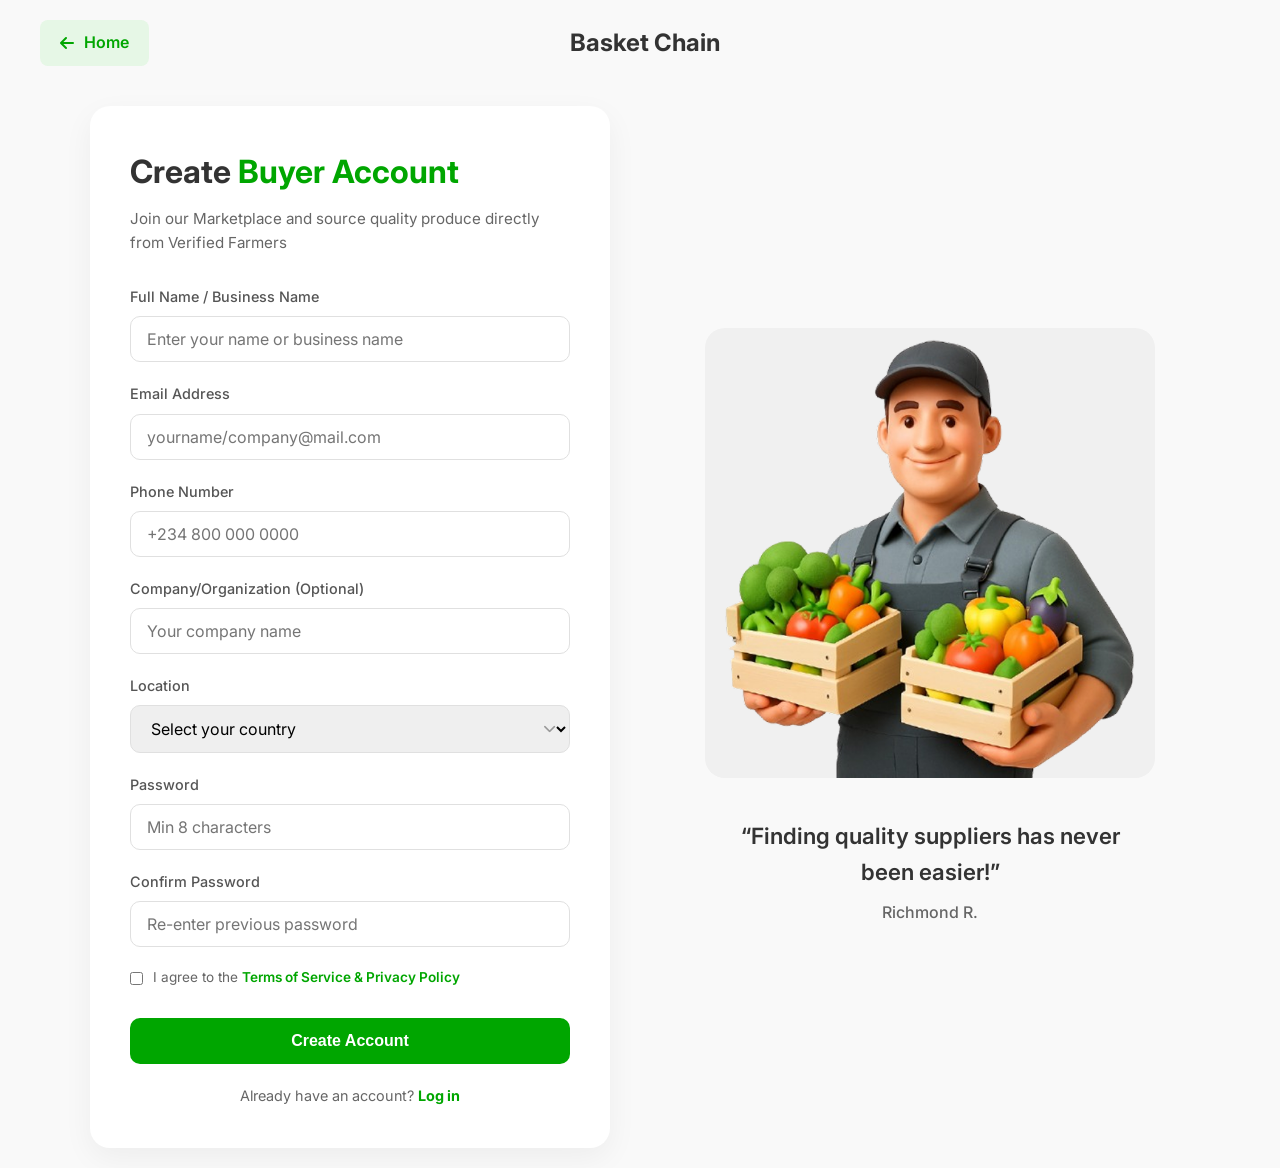
<file: BASKET CHAIN SOURCE DATA/agro-landing-page/assets/agro-signup-page/index.html>
<!DOCTYPE html>
<html lang="en">
<head>
    <meta charset="UTF-8">
    <meta name="viewport" content="width=device-width, initial-scale=1.0">
    <title>Create Buyer Account | Basket Chain</title>
    <link rel="stylesheet" href="style.css">
    <!-- Google Fonts -->
    <link href="https://fonts.googleapis.com/css2?family=Inter:wght@400;500;600;700&display=swap" rel="stylesheet">
    <!-- Font Awesome -->
    <link rel="stylesheet" href="https://cdnjs.cloudflare.com/ajax/libs/font-awesome/6.0.0/css/all.min.css">
</head>
<body>
    <div class="page-wrapper">
        <!-- Header -->
        <header class="header">
            <a href="c:\Users\Owner\Desktop\BASKET CHAIN SOURCE DATA\agro-landing-page\index.html" class="btn-home">
                <i class="fas fa-arrow-left"></i> Home
            </a>
            <div class="brand-name">Basket Chain</div>
            <div class="header-spacer"></div>
        </header>

        <main class="main-content">
            <div class="container">
                <!-- Left Side: Form -->
                <div class="form-section">
                    <div class="form-card">
                        <h1>Create <span>Buyer Account</span></h1>
                        <p class="subtitle">Join our Marketplace and source quality produce directly from Verified Farmers</p>

                        <form id="signupForm">
                            <div class="form-group">
                                <label for="fullName">Full Name / Business Name</label>
                                <input type="text" id="fullName" placeholder="Enter your name or business name" required>
                            </div>

                            <div class="form-group">
                                <label for="email">Email Address</label>
                                <input type="email" id="email" placeholder="yourname/company@mail.com" required>
                            </div>

                            <div class="form-group">
                                <label for="phone">Phone Number</label>
                                <input type="tel" id="phone" placeholder="+234 800 000 0000" required>
                            </div>

                            <div class="form-group">
                                <label for="company">Company/Organization (Optional)</label>
                                <input type="text" id="company" placeholder="Your company name">
                            </div>

                            <div class="form-group">
                                <label for="location">Location</label>
                                <div class="select-wrapper">
                                    <select id="location" required>
                                        <option value="" disabled selected>Select your country</option>
                                        <option value="nigeria">Nigeria</option>
                                        <option value="ghana">Ghana</option>
                                        <option value="kenya">Kenya</option>
                                        <option value="south-africa">South Africa</option>
                                    </select>
                                </div>
                            </div>

                            <div class="form-group">
                                <label for="password">Password</label>
                                <input type="password" id="password" placeholder="Min 8 characters" required minlength="8">
                            </div>

                            <div class="form-group">
                                <label for="confirmPassword">Confirm Password</label>
                                <input type="password" id="confirmPassword" placeholder="Re-enter previous password" required>
                            </div>

                            <div class="form-checkbox">
                                <input type="checkbox" id="terms" required>
                                <label for="terms">I agree to the <span>Terms of Service & Privacy Policy</span></label>
                            </div>

                            <button type="submit" class="btn-submit">Create Account</button>

                            <p class="login-link">Already have an account? <a href="c:\Users\Owner\Desktop\BASKET CHAIN SOURCE DATA\agro-landing-page\assets\agro-signup-page\agro-login-page\index.html">Log in</a></p>
                        </form>
                    </div>
                </div>

                <!-- Right Side: Image & Testimonial -->
                <div class="visual-section">
                    <div class="image-container">
                        <div class="img-placeholder">
                            <img src="./assets/images/image-removebg-preview 1.png" alt="#dashboard-image" style="width: 100%; height: 100%;">
                        </div>
                    </div>
                    <div class="testimonial">
                        <blockquote>“Finding quality suppliers has never been easier!”</blockquote>
                        <cite>Richmond R.</cite>
                    </div>
                </div>
            </div>
        </main>
    </div>

    <!-- Success Modal -->
    <div id="successModal" class="modal">
        <div class="modal-content">
            <i class="fas fa-check-circle"></i>
            <h2>Account Created!</h2>
            <p>Welcome to Basket Chain. Your buyer account has been successfully created.</p>
            <button id="closeModal">Continue to Dashboard</button>
        </div>
    </div>

    <script src="script.js"></script>
</body>
</html>
</file>
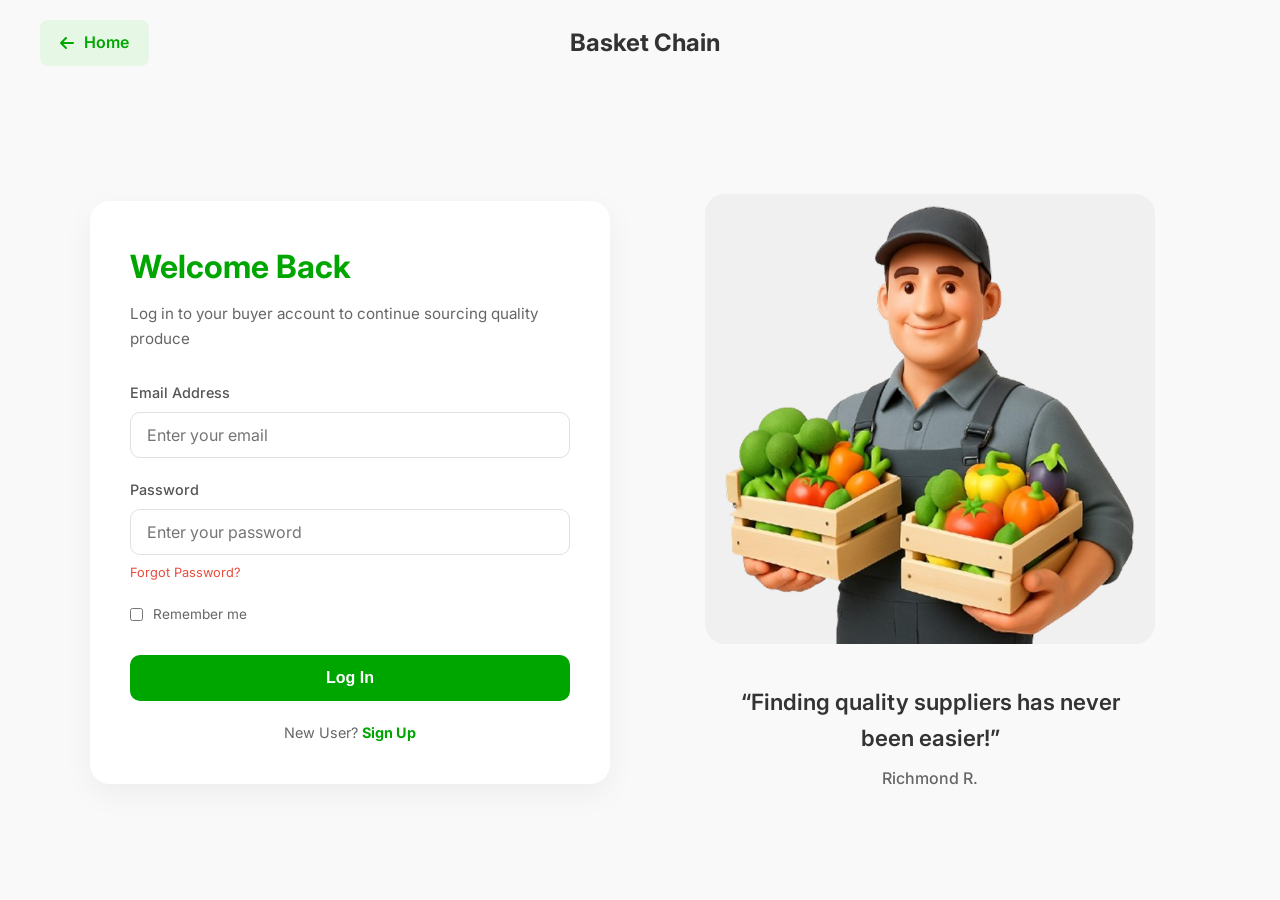
<file: BASKET CHAIN SOURCE DATA/agro-landing-page/assets/agro-signup-page/agro-login-page/index.html>
<!DOCTYPE html>
<html lang="en">
<head>
    <meta charset="UTF-8">
    <meta name="viewport" content="width=device-width, initial-scale=1.0">
    <title>Login | Basket Chain</title>
    <link rel="stylesheet" href="style.css">
    <!-- Google Fonts -->
    <link href="https://fonts.googleapis.com/css2?family=Inter:wght@400;500;600;700&display=swap" rel="stylesheet">
    <!-- Font Awesome -->
    <link rel="stylesheet" href="https://cdnjs.cloudflare.com/ajax/libs/font-awesome/6.0.0/css/all.min.css">
</head>
<body>
    <div class="page-wrapper">
        <!-- Header -->
        <header class="header">
             <a href="c:\Users\Owner\Desktop\BASKET CHAIN SOURCE DATA\agro-landing-page\index.html" class="btn-home">
                <i class="fas fa-arrow-left"></i> Home
            </a>
            <div class="brand-name">Basket Chain</div>
            <div class="header-spacer"></div>
        </header>

        <main class="main-content">
            <div class="container">
                <!-- Left Side: Form -->
                <div class="form-section">
                    <div class="form-card">
                        <h1>Welcome <span>Back</span></h1>
                        <p class="subtitle">Log in to your buyer account to continue sourcing quality produce</p>

                        <form id="loginForm">
                            <div class="form-group">
                                <label for="email">Email Address</label>
                                <input type="email" id="email" placeholder="Enter your email" required>
                            </div>

                            <div class="form-group">
                                <label for="password">Password</label>
                                <input type="password" id="password" placeholder="Enter your password" required>
                                <a href="#" class="forgot-password">Forgot Password?</a>
                            </div>

                            <div class="form-checkbox">
                                <input type="checkbox" id="remember">
                                <label for="remember">Remember me</label>
                            </div>

                            <button type="submit" class="btn-submit">Log In</button>

                            <p class="signup-link">New User? <a href="../../agro-signup-page/index.html">Sign Up</a></p>
                        </form>
                    </div>
                </div>

                <!-- Right Side: Image & Testimonial -->
                <div class="visual-section">
                    <div class="image-container">
                        <div class="img-placeholder">
                               <img src="./assets/images/image-removebg-preview 1.png" alt="#dashboard-image" style="width: 100%; height: 100%;">
                        </div>
                    </div>
                    <div class="testimonial">
                        <blockquote>“Finding quality suppliers has never been easier!”</blockquote>
                        <cite>Richmond R.</cite>
                    </div>
                </div>
            </div>
        </main>
    </div>

    <script src="script.js"></script>
</body>
</html>
</file>
<file: BASKET CHAIN SOURCE DATA/agro-landing-page/assets/agro-signup-page/style.css>
:root {
    --primary-color: #00a600;
    --primary-hover: #008500;
    --text-color: #333;
    --light-text: #666;
    --border-color: #e0e0e0;
    --bg-color: #f9f9f9;
    --white: #ffffff;
    --error-color: #e74c3c;
    --transition: all 0.3s ease;
}

* {
    margin: 0;
    padding: 0;
    box-sizing: border-box;
}

body {
    font-family: 'Inter', sans-serif;
    color: var(--text-color);
    background-color: var(--bg-color);
    line-height: 1.6;
}

.page-wrapper {
    min-height: 100vh;
    display: flex;
    flex-direction: column;
}

/* Header */
.header {
    padding: 20px 40px;
    display: flex;
    justify-content: space-between;
    align-items: center;
    background: transparent;
}

.btn-home {
    background-color: #e6f7e6;
    color: var(--primary-color);
    padding: 10px 20px;
    border-radius: 8px;
    text-decoration: none;
    font-weight: 600;
    display: flex;
    align-items: center;
    gap: 10px;
    transition: var(--transition);
}

.btn-home:hover {
    background-color: #d0f0d0;
}

.brand-name {
    font-size: 1.5rem;
    font-weight: 700;
    color: #333;
}

.header-spacer {
    width: 100px; /* To balance the home button */
}

/* Main Content */
.main-content {
    flex: 1;
    display: flex;
    align-items: center;
    justify-content: center;
    padding: 20px;
}

.container {
    max-width: 1100px;
    width: 100%;
    display: grid;
    grid-template-columns: 1fr 1fr;
    gap: 60px;
    align-items: center;
}

/* Form Section */
.form-card {
    background: var(--white);
    padding: 40px;
    border-radius: 20px;
    box-shadow: 0 10px 30px rgba(0,0,0,0.05);
}

.form-card h1 {
    font-size: 2rem;
    margin-bottom: 10px;
    color: #333;
}

.form-card h1 span {
    color: var(--primary-color);
}

.subtitle {
    color: var(--light-text);
    font-size: 0.95rem;
    margin-bottom: 30px;
}

.form-group {
    margin-bottom: 20px;
}

.form-group label {
    display: block;
    font-size: 0.9rem;
    font-weight: 500;
    margin-bottom: 8px;
    color: #555;
}

.form-group input, 
.form-group select {
    width: 100%;
    padding: 12px 16px;
    border: 1px solid var(--border-color);
    border-radius: 10px;
    font-size: 1rem;
    font-family: inherit;
    transition: var(--transition);
}

.form-group input:focus, 
.form-group select:focus {
    outline: none;
    border-color: var(--primary-color);
    box-shadow: 0 0 0 3px rgba(0, 166, 0, 0.1);
}

.select-wrapper {
    position: relative;
}

.select-wrapper::after {
    content: '\f078';
    font-family: 'Font Awesome 6 Free';
    font-weight: 900;
    position: absolute;
    right: 15px;
    top: 50%;
    transform: translateY(-50%);
    pointer-events: none;
    color: #999;
    font-size: 0.8rem;
}

.form-checkbox {
    display: flex;
    align-items: flex-start;
    gap: 10px;
    margin-bottom: 30px;
}

.form-checkbox input {
    margin-top: 5px;
}

.form-checkbox label {
    font-size: 0.85rem;
    color: var(--light-text);
}

.form-checkbox label span {
    color: var(--primary-color);
    font-weight: 600;
    cursor: pointer;
}

.btn-submit {
    width: 100%;
    background-color: var(--primary-color);
    color: var(--white);
    padding: 14px;
    border: none;
    border-radius: 10px;
    font-size: 1rem;
    font-weight: 700;
    cursor: pointer;
    transition: var(--transition);
}

.btn-submit:hover {
    background-color: var(--primary-hover);
}

.login-link {
    text-align: center;
    margin-top: 20px;
    font-size: 0.9rem;
    color: var(--light-text);
}

.login-link a {
    color: var(--primary-color);
    font-weight: 700;
    text-decoration: none;
}

/* Visual Section */
.visual-section {
    text-align: center;
}

.image-container {
    width: 100%;
    max-width: 450px;
    margin: 0 auto 40px;
}

.img-placeholder {
    width: 100%;
    aspect-ratio: 1/1;
    background-color: #f0f0f0;
    border-radius: 20px;
    display: flex;
    align-items: center;
    justify-content: center;
    position: relative;
    overflow: hidden;
}

.testimonial {
    max-width: 400px;
    margin: 0 auto;
}

.testimonial blockquote {
    font-size: 1.4rem;
    font-weight: 600;
    margin-bottom: 10px;
    color: #333;
}

.testimonial cite {
    font-style: normal;
    color: var(--light-text);
    font-weight: 500;
}

/* Modal */
.modal {
    display: none;
    position: fixed;
    z-index: 1000;
    left: 0;
    top: 0;
    width: 100%;
    height: 100%;
    background-color: rgba(0,0,0,0.5);
    align-items: center;
    justify-content: center;
}

.modal-content {
    background-color: var(--white);
    padding: 40px;
    border-radius: 20px;
    text-align: center;
    max-width: 400px;
    width: 90%;
}

.modal-content i {
    font-size: 4rem;
    color: var(--primary-color);
    margin-bottom: 20px;
}

.modal-content h2 {
    margin-bottom: 10px;
}

.modal-content p {
    color: var(--light-text);
    margin-bottom: 30px;
}

.modal-content button {
    width: 100%;
    background-color: var(--primary-color);
    color: var(--white);
    padding: 12px;
    border: none;
    border-radius: 10px;
    font-weight: 700;
    cursor: pointer;
}

/* Responsive */
@media (max-width: 1024px) {
    .container {
        gap: 30px;
    }
    
    .form-card {
        padding: 30px;
    }
}

@media (max-width: 768px) {
    .container {
        grid-template-columns: 1fr;
    }
    
    .visual-section {
        order: -1;
        margin-bottom: 40px;
    }
    
    .header {
        padding: 20px;
    }
    
    .header-spacer {
        display: none;
    }
}

@media (max-width: 480px) {
    .form-card {
        padding: 20px;
    }
    
    .form-card h1 {
        font-size: 1.6rem;
    }
    
    .testimonial blockquote {
        font-size: 1.2rem;
    }
}
</file>
<file: BASKET CHAIN SOURCE DATA/agro-landing-page/assets/agro-signup-page/agro-login-page/style.css>
:root {
    --primary-color: #00a600;
    --primary-hover: #008500;
    --text-color: #333;
    --light-text: #666;
    --border-color: #e0e0e0;
    --bg-color: #f9f9f9;
    --white: #ffffff;
    --error-color: #e74c3c;
    --transition: all 0.3s ease;
}

* {
    margin: 0;
    padding: 0;
    box-sizing: border-box;
}

body {
    font-family: 'Inter', sans-serif;
    color: var(--text-color);
    background-color: var(--bg-color);
    line-height: 1.6;
}

.page-wrapper {
    min-height: 100vh;
    display: flex;
    flex-direction: column;
}

/* Header */
.header {
    padding: 20px 40px;
    display: flex;
    justify-content: space-between;
    align-items: center;
    background: transparent;
}

.btn-home {
    background-color: #e6f7e6;
    color: var(--primary-color);
    padding: 10px 20px;
    border-radius: 8px;
    text-decoration: none;
    font-weight: 600;
    display: flex;
    align-items: center;
    gap: 10px;
    transition: var(--transition);
}

.btn-home:hover {
    background-color: #d0f0d0;
}

.brand-name {
    font-size: 1.5rem;
    font-weight: 700;
    color: #333;
}

.header-spacer {
    width: 100px; /* To balance the home button */
}

/* Main Content */
.main-content {
    flex: 1;
    display: flex;
    align-items: center;
    justify-content: center;
    padding: 20px;
}

.container {
    max-width: 1100px;
    width: 100%;
    display: grid;
    grid-template-columns: 1fr 1fr;
    gap: 60px;
    align-items: center;
}

/* Form Section */
.form-card {
    background: var(--white);
    padding: 40px;
    border-radius: 20px;
    box-shadow: 0 10px 30px rgba(0,0,0,0.05);
}

.form-card h1 {
    font-size: 2rem;
    margin-bottom: 10px;
    color: var(--primary-color);
}

.subtitle {
    color: var(--light-text);
    font-size: 0.95rem;
    margin-bottom: 30px;
}

.form-group {
    margin-bottom: 20px;
    position: relative;
}

.form-group label {
    display: block;
    font-size: 0.9rem;
    font-weight: 500;
    margin-bottom: 8px;
    color: #555;
}

.form-group input {
    width: 100%;
    padding: 12px 16px;
    border: 1px solid var(--border-color);
    border-radius: 10px;
    font-size: 1rem;
    font-family: inherit;
    transition: var(--transition);
}

.form-group input:focus {
    outline: none;
    border-color: var(--primary-color);
    box-shadow: 0 0 0 3px rgba(0, 166, 0, 0.1);
}

.forgot-password {
    display: block;
    text-align: left;
    font-size: 0.8rem;
    color: var(--error-color);
    text-decoration: none;
    margin-top: 8px;
}

.form-checkbox {
    display: flex;
    align-items: center;
    gap: 10px;
    margin-bottom: 30px;
}

.form-checkbox label {
    font-size: 0.85rem;
    color: var(--light-text);
}

.btn-submit {
    width: 100%;
    background-color: var(--primary-color);
    color: var(--white);
    padding: 14px;
    border: none;
    border-radius: 10px;
    font-size: 1rem;
    font-weight: 700;
    cursor: pointer;
    transition: var(--transition);
}

.btn-submit:hover {
    background-color: var(--primary-hover);
}

.signup-link {
    text-align: center;
    margin-top: 20px;
    font-size: 0.9rem;
    color: var(--light-text);
}

.signup-link a {
    color: var(--primary-color);
    font-weight: 700;
    text-decoration: none;
}

/* Visual Section */
.visual-section {
    text-align: center;
}

.image-container {
    width: 100%;
    max-width: 450px;
    margin: 0 auto 40px;
}

.img-placeholder {
    width: 100%;
    aspect-ratio: 1/1;
    background-color: #f0f0f0;
    border-radius: 20px;
    display: flex;
    align-items: center;
    justify-content: center;
    position: relative;
    overflow: hidden;
}

.testimonial {
    max-width: 400px;
    margin: 0 auto;
}

.testimonial blockquote {
    font-size: 1.4rem;
    font-weight: 600;
    margin-bottom: 10px;
    color: #333;
}

.testimonial cite {
    font-style: normal;
    color: var(--light-text);
    font-weight: 500;
}

/* Responsive */
@media (max-width: 1024px) {
    .container {
        gap: 30px;
    }
    
    .form-card {
        padding: 30px;
    }
}

@media (max-width: 768px) {
    .container {
        grid-template-columns: 1fr;
    }
    
    .visual-section {
        order: -1;
        margin-bottom: 40px;
    }
    
    .header {
        padding: 20px;
    }
    
    .header-spacer {
        display: none;
    }
}

@media (max-width: 480px) {
    .form-card {
        padding: 20px;
    }
    
    .form-card h1 {
        font-size: 1.6rem;
    }
}
</file>
